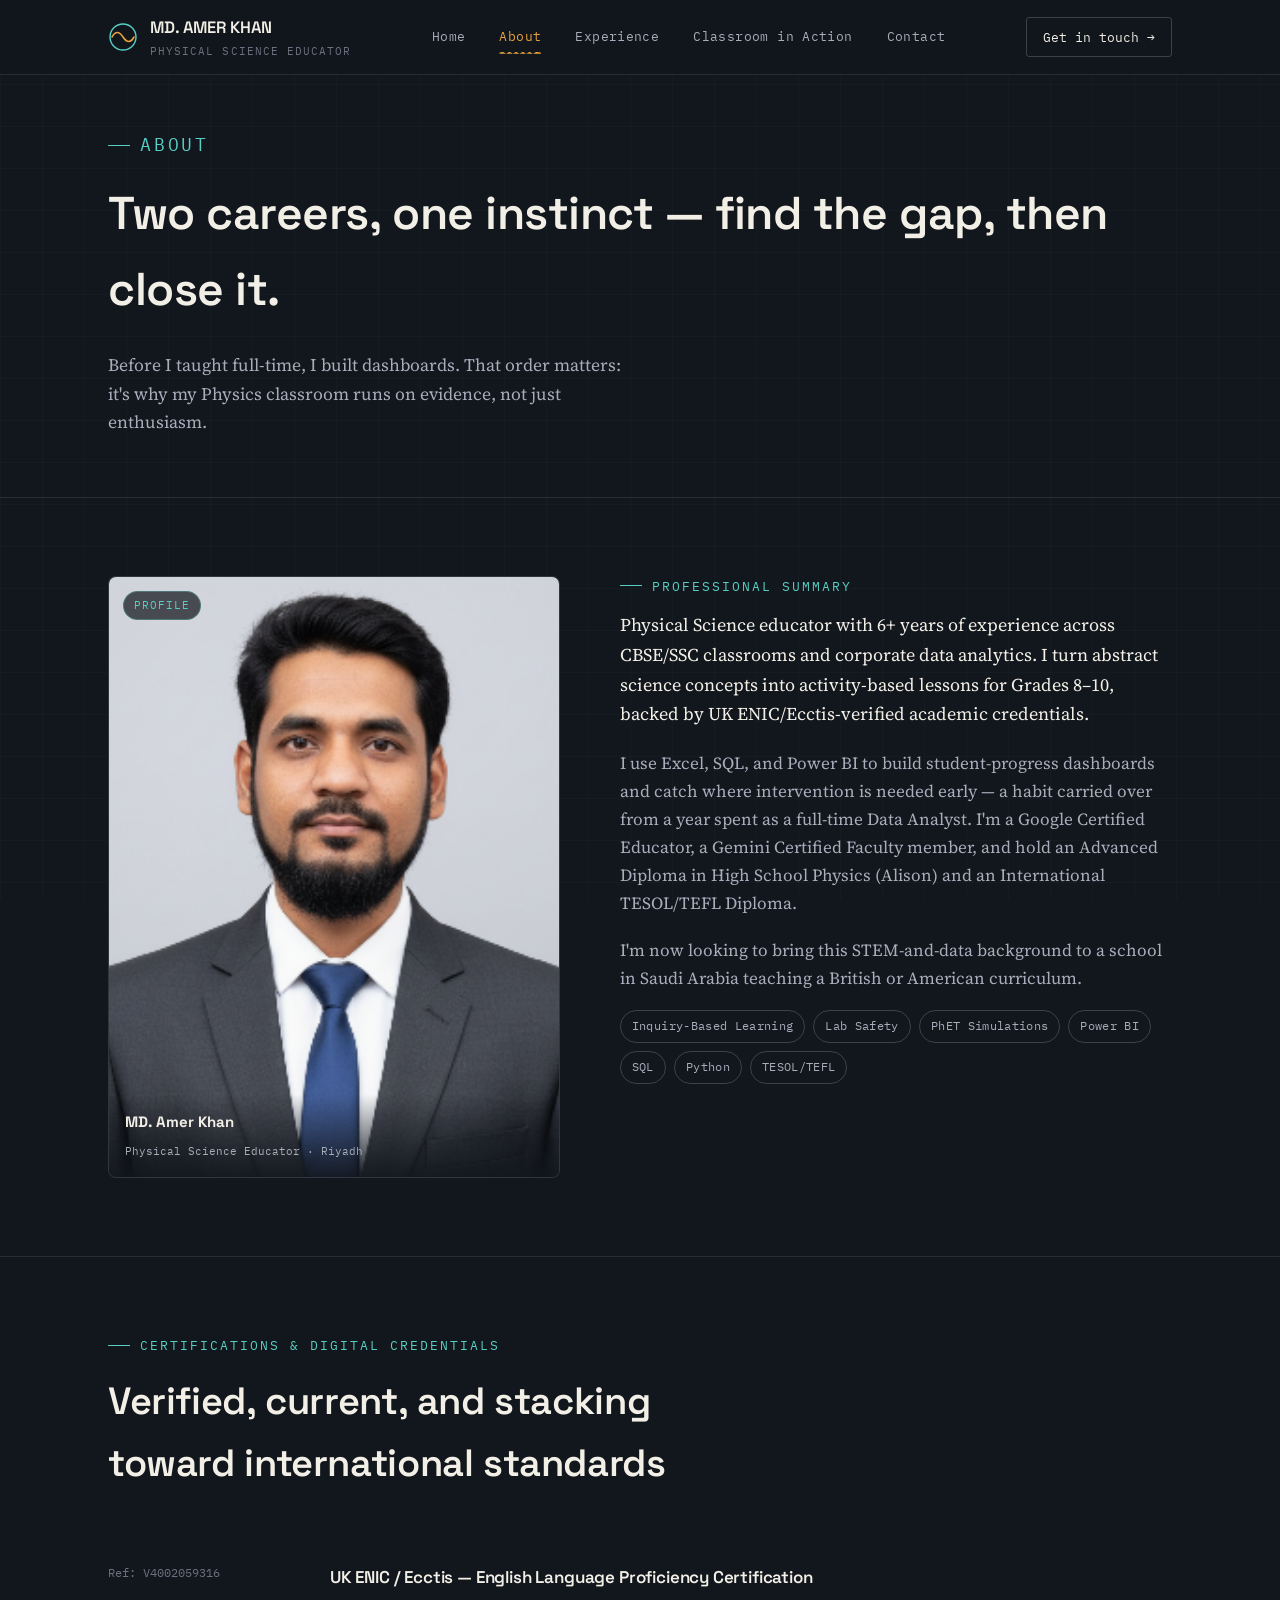
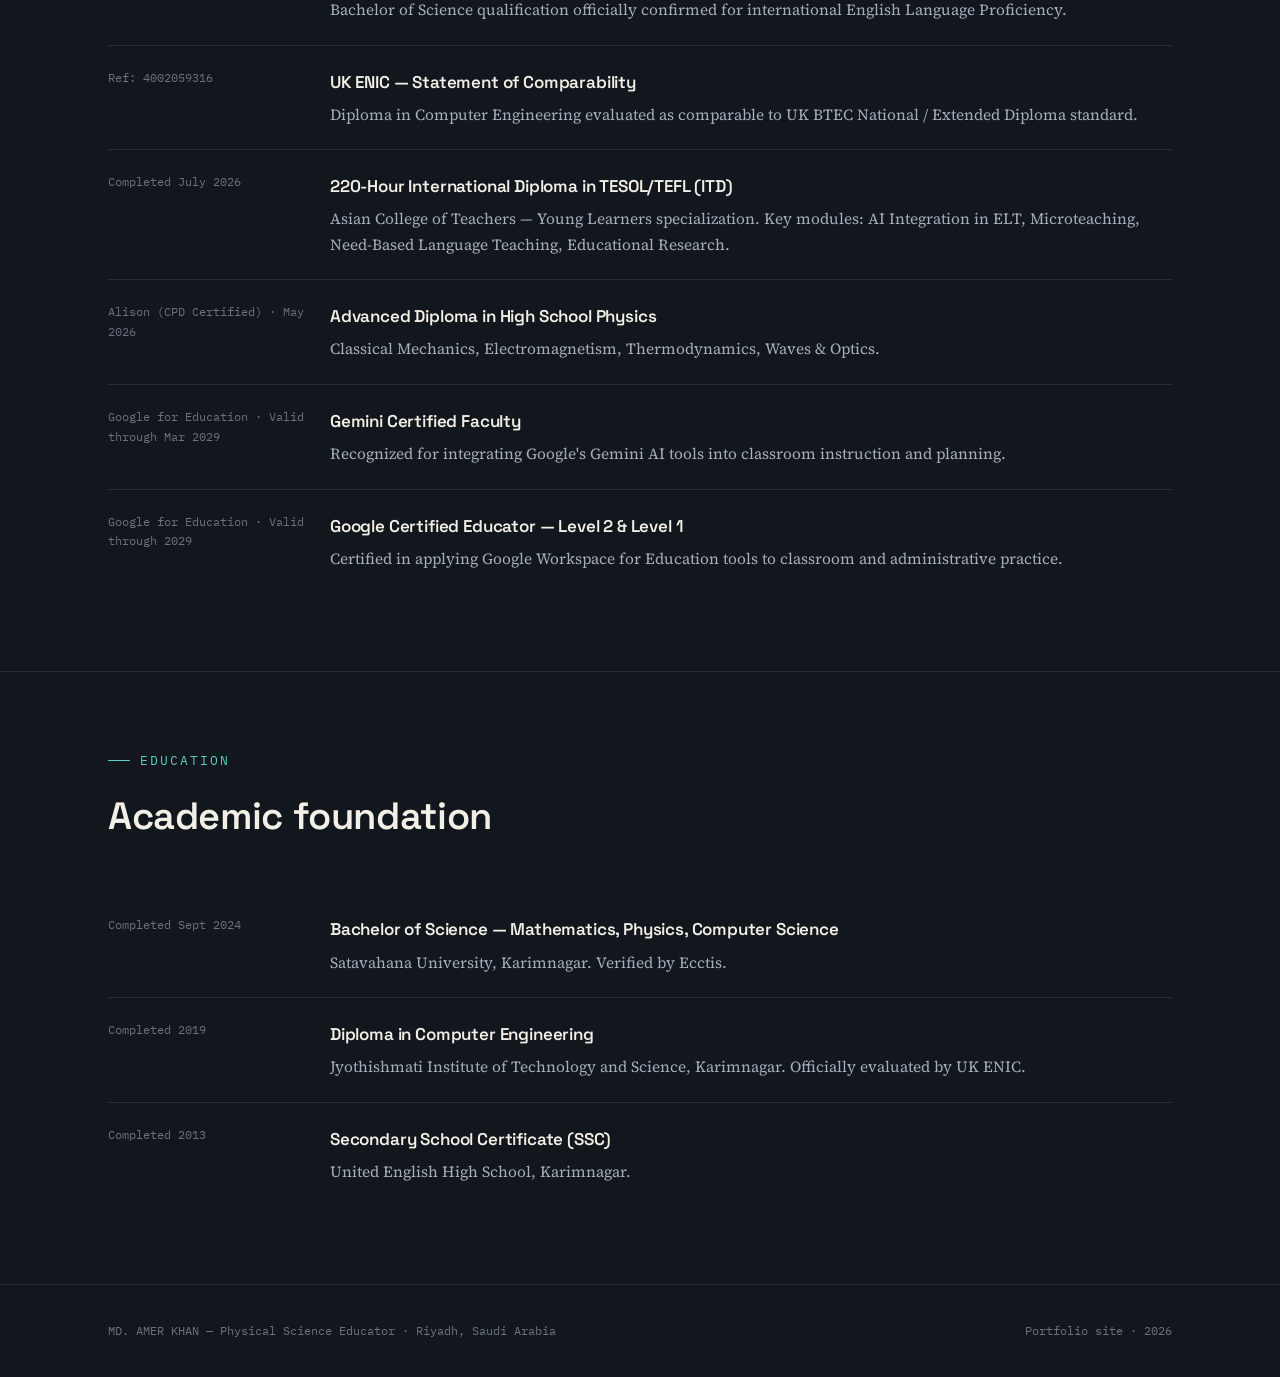
<file: about.html>
<!DOCTYPE html>
<html lang="en">
<head>
<meta charset="UTF-8">
<meta name="viewport" content="width=device-width, initial-scale=1.0">
<title>About — MD. Amer Khan</title>
<link rel="preconnect" href="https://fonts.googleapis.com">
<link href="https://fonts.googleapis.com/css2?family=Space+Grotesk:wght@500;600;700&family=Source+Serif+4:opsz,wght@8..60,400;8..60,600&family=IBM+Plex+Mono:wght@400;500&display=swap" rel="stylesheet">
<link rel="stylesheet" href="style.css">
</head>
<body>

<nav class="site-nav">
  <div class="nav-inner">
    <a href="index.html" class="brand">
      <svg class="brand-mark" viewBox="0 0 30 30" fill="none"><circle cx="15" cy="15" r="13" stroke="#57cfc4" stroke-width="1.4"/><path d="M4 15 Q9 6 15 15 T26 15" stroke="#e8a33d" stroke-width="1.6" fill="none" stroke-linecap="round"/></svg>
      <span>MD. AMER KHAN<small>Physical Science Educator</small></span>
    </a>
    <button class="nav-toggle" aria-label="Menu"><span></span><span></span><span></span></button>
    <div class="nav-links">
      <a href="index.html">Home</a>
      <a href="about.html">About</a>
      <a href="experience.html">Experience</a>
      <a href="gallery.html">Classroom in Action</a>
      <a href="contact.html">Contact</a>
    </div>
    <a href="contact.html" class="nav-cta">Get in touch →</a>
  </div>
</nav>

<header class="page-header">
  <div class="container">
    <p class="eyebrow">About</p>
    <h1>Two careers, one instinct — find the gap, then close it.</h1>
    <p>Before I taught full-time, I built dashboards. That order matters: it's why my Physics classroom runs on evidence, not just enthusiasm.</p>
  </div>
</header>

<section>
  <div class="container split reveal">
    <div class="portrait-frame" style="aspect-ratio:3/4;">
      <span class="portrait-tag">Profile</span>
      <img src="amer-khan-photo.png" alt="MD. Amer Khan, Physical Science Educator">
      <div class="portrait-caption">
        <b>MD. Amer Khan</b>
        <span>Physical Science Educator · Riyadh</span>
      </div>
    </div>
    <div>
      <p class="eyebrow">Professional summary</p>
      <p style="font-size:18px;color:var(--chalk);">Physical Science educator with 6+ years of experience across CBSE/SSC classrooms and corporate data analytics. I turn abstract science concepts into activity-based lessons for Grades 8–10, backed by UK ENIC/Ecctis-verified academic credentials.</p>
      <p>I use Excel, SQL, and Power BI to build student-progress dashboards and catch where intervention is needed early — a habit carried over from a year spent as a full-time Data Analyst. I'm a Google Certified Educator, a Gemini Certified Faculty member, and hold an Advanced Diploma in High School Physics (Alison) and an International TESOL/TEFL Diploma.</p>
      <p>I'm now looking to bring this STEM-and-data background to a school in Saudi Arabia teaching a British or American curriculum.</p>
      <div class="tags">
        <span class="tag">Inquiry-Based Learning</span>
        <span class="tag">Lab Safety</span>
        <span class="tag">PhET Simulations</span>
        <span class="tag">Power BI</span>
        <span class="tag">SQL</span>
        <span class="tag">Python</span>
        <span class="tag">TESOL/TEFL</span>
      </div>
    </div>
  </div>
</section>

<hr class="divider">

<section>
  <div class="container reveal">
    <div class="section-head">
      <p class="eyebrow">Certifications & digital credentials</p>
      <h2>Verified, current, and stacking toward international standards</h2>
    </div>

    <div class="cred-row">
      <div class="cred-meta">Ref: V4002059316</div>
      <div>
        <h4>UK ENIC / Ecctis — English Language Proficiency Certification</h4>
        <p>Bachelor of Science qualification officially confirmed for international English Language Proficiency.</p>
      </div>
    </div>
    <div class="cred-row">
      <div class="cred-meta">Ref: 4002059316</div>
      <div>
        <h4>UK ENIC — Statement of Comparability</h4>
        <p>Diploma in Computer Engineering evaluated as comparable to UK BTEC National / Extended Diploma standard.</p>
      </div>
    </div>
    <div class="cred-row">
      <div class="cred-meta">Completed July 2026</div>
      <div>
        <h4>220-Hour International Diploma in TESOL/TEFL (ITD)</h4>
        <p>Asian College of Teachers — Young Learners specialization. Key modules: AI Integration in ELT, Microteaching, Need-Based Language Teaching, Educational Research.</p>
      </div>
    </div>
    <div class="cred-row">
      <div class="cred-meta">Alison (CPD Certified) · May 2026</div>
      <div>
        <h4>Advanced Diploma in High School Physics</h4>
        <p>Classical Mechanics, Electromagnetism, Thermodynamics, Waves & Optics.</p>
      </div>
    </div>
    <div class="cred-row">
      <div class="cred-meta">Google for Education · Valid through Mar 2029</div>
      <div>
        <h4>Gemini Certified Faculty</h4>
        <p>Recognized for integrating Google's Gemini AI tools into classroom instruction and planning.</p>
      </div>
    </div>
    <div class="cred-row">
      <div class="cred-meta">Google for Education · Valid through 2029</div>
      <div>
        <h4>Google Certified Educator — Level 2 & Level 1</h4>
        <p>Certified in applying Google Workspace for Education tools to classroom and administrative practice.</p>
      </div>
    </div>
  </div>
</section>

<hr class="divider">

<section>
  <div class="container reveal">
    <div class="section-head">
      <p class="eyebrow">Education</p>
      <h2>Academic foundation</h2>
    </div>
    <div class="cred-row">
      <div class="cred-meta">Completed Sept 2024</div>
      <div>
        <h4>Bachelor of Science — Mathematics, Physics, Computer Science</h4>
        <p>Satavahana University, Karimnagar. Verified by Ecctis.</p>
      </div>
    </div>
    <div class="cred-row">
      <div class="cred-meta">Completed 2019</div>
      <div>
        <h4>Diploma in Computer Engineering</h4>
        <p>Jyothishmati Institute of Technology and Science, Karimnagar. Officially evaluated by UK ENIC.</p>
      </div>
    </div>
    <div class="cred-row">
      <div class="cred-meta">Completed 2013</div>
      <div>
        <h4>Secondary School Certificate (SSC)</h4>
        <p>United English High School, Karimnagar.</p>
      </div>
    </div>
  </div>
</section>

<footer>
  <div class="container footer-inner">
    <p>MD. AMER KHAN — Physical Science Educator · Riyadh, Saudi Arabia</p>
    <p>Portfolio site · 2026</p>
  </div>
</footer>

<script src="script.js"></script>
</body>
</html>
</file>
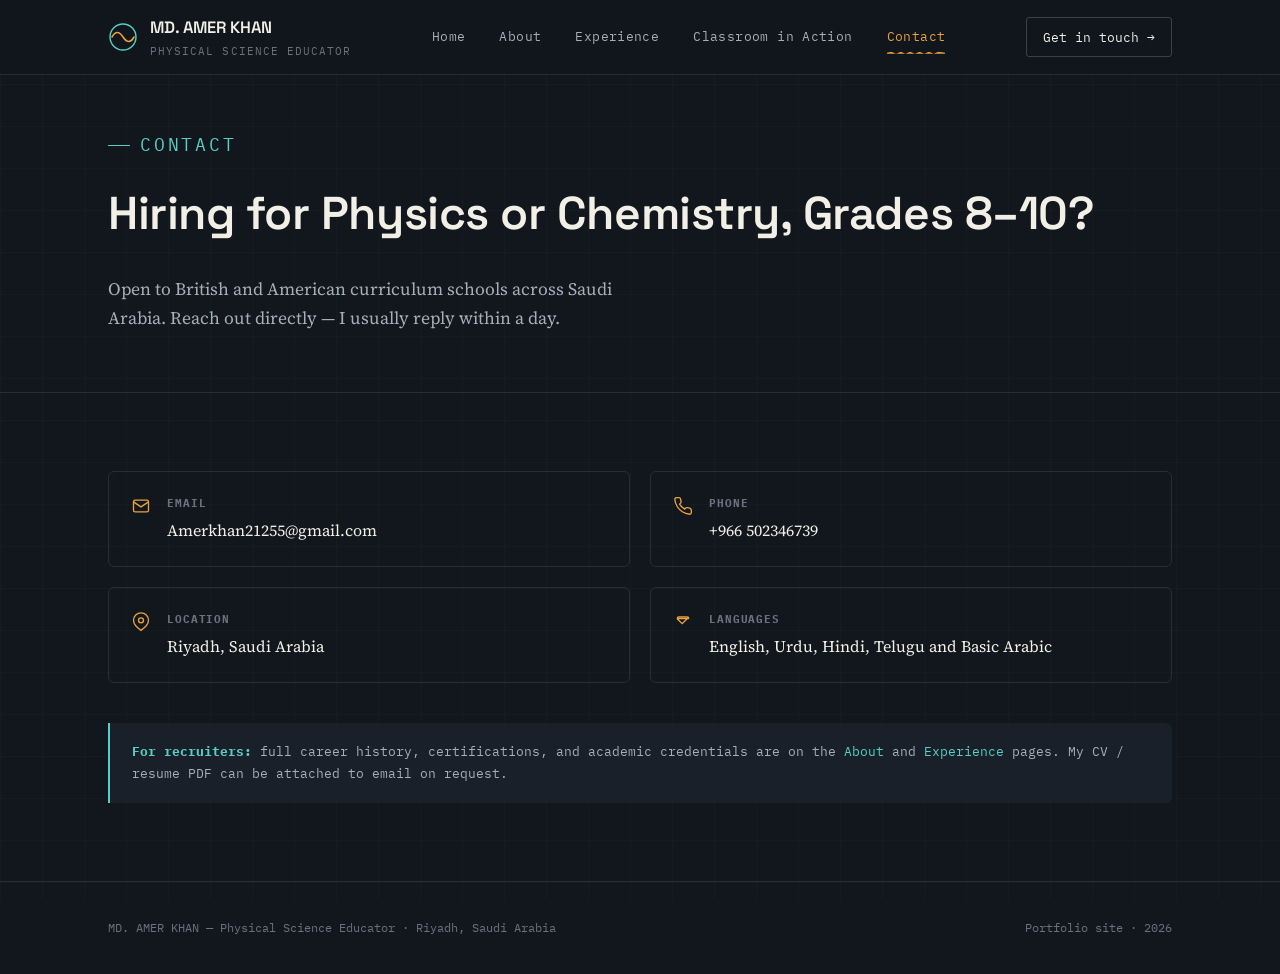
<file: contact.html>
<!DOCTYPE html>
<html lang="en">
<head>
<meta charset="UTF-8">
<meta name="viewport" content="width=device-width, initial-scale=1.0">
<title>Contact — MD. Amer Khan</title>
<link rel="preconnect" href="https://fonts.googleapis.com">
<link href="https://fonts.googleapis.com/css2?family=Space+Grotesk:wght@500;600;700&family=Source+Serif+4:opsz,wght@8..60,400;8..60,600&family=IBM+Plex+Mono:wght@400;500&display=swap" rel="stylesheet">
<link rel="stylesheet" href="style.css">
</head>
<body>

<nav class="site-nav">
  <div class="nav-inner">
    <a href="index.html" class="brand">
      <svg class="brand-mark" viewBox="0 0 30 30" fill="none"><circle cx="15" cy="15" r="13" stroke="#57cfc4" stroke-width="1.4"/><path d="M4 15 Q9 6 15 15 T26 15" stroke="#e8a33d" stroke-width="1.6" fill="none" stroke-linecap="round"/></svg>
      <span>MD. AMER KHAN<small>Physical Science Educator</small></span>
    </a>
    <button class="nav-toggle" aria-label="Menu"><span></span><span></span><span></span></button>
    <div class="nav-links">
      <a href="index.html">Home</a>
      <a href="about.html">About</a>
      <a href="experience.html">Experience</a>
      <a href="gallery.html">Classroom in Action</a>
      <a href="contact.html">Contact</a>
    </div>
    <a href="contact.html" class="nav-cta">Get in touch →</a>
  </div>
</nav>

<header class="page-header">
  <div class="container">
    <p class="eyebrow">Contact</p>
    <h1>Hiring for Physics or Chemistry, Grades 8–10?</h1>
    <p>Open to British and American curriculum schools across Saudi Arabia. Reach out directly — I usually reply within a day.</p>
  </div>
</header>

<section>
  <div class="container reveal">
    <div class="contact-grid" style="margin-bottom:40px;">

      <div class="contact-item">
        <svg viewBox="0 0 24 24" fill="none" stroke="currentColor" stroke-width="1.6"><rect x="3" y="5" width="18" height="14" rx="2"/><path d="M3 7l9 6 9-6"/></svg>
        <div>
          <b>Email</b>
          <a href="mailto:Amerkhan21255@gmail.com">Amerkhan21255@gmail.com</a>
        </div>
      </div>

      <div class="contact-item">
        <svg viewBox="0 0 24 24" fill="none" stroke="currentColor" stroke-width="1.6"><path d="M22 16.9v3a2 2 0 0 1-2.2 2 19.8 19.8 0 0 1-8.6-3 19.5 19.5 0 0 1-6-6 19.8 19.8 0 0 1-3-8.7A2 2 0 0 1 4.1 2h3a2 2 0 0 1 2 1.7c.1.9.3 1.8.6 2.7a2 2 0 0 1-.5 2.1L8 9.7a16 16 0 0 0 6 6l1.2-1.2a2 2 0 0 1 2.1-.5c.9.3 1.8.5 2.7.6a2 2 0 0 1 1.7 2z"/></svg>
        <div>
          <b>Phone</b>
          <a href="tel:+966 502346739">+966 502346739</a>
        </div>
      </div>

      <div class="contact-item">
        <svg viewBox="0 0 24 24" fill="none" stroke="currentColor" stroke-width="1.6"><path d="M21 10c0 6-9 12-9 12s-9-6-9-12a9 9 0 0 1 18 0z"/><circle cx="12" cy="10" r="3"/></svg>
        <div>
          <b>Location</b>
          <span>Riyadh, Saudi Arabia</span>
        </div>
      </div>

      <div class="contact-item">
        <svg viewBox="0 0 24 24" fill="none" stroke="currentColor" stroke-width="1.6"><path d="M5 8l6 6 6-6M5 8h14M5 8a2 2 0 0 1 2-2h10a2 2 0 0 1 2 2"/></svg>
        <div>
          <b>Languages</b>
          <span>English, Urdu, Hindi, Telugu and Basic Arabic</span>
        </div>
      </div>

    </div>

    <div class="note">
      <b>For recruiters:</b> full career history, certifications, and academic credentials are on the <a href="about.html" style="color:var(--cyan);">About</a> and <a href="experience.html" style="color:var(--cyan);">Experience</a> pages. My CV / resume PDF can be attached to email on request.
    </div>
  </div>
</section>

<footer>
  <div class="container footer-inner">
    <p>MD. AMER KHAN — Physical Science Educator · Riyadh, Saudi Arabia</p>
    <p>Portfolio site · 2026</p>
  </div>
</footer>

<script src="script.js"></script>
</body>
</html>
</file>
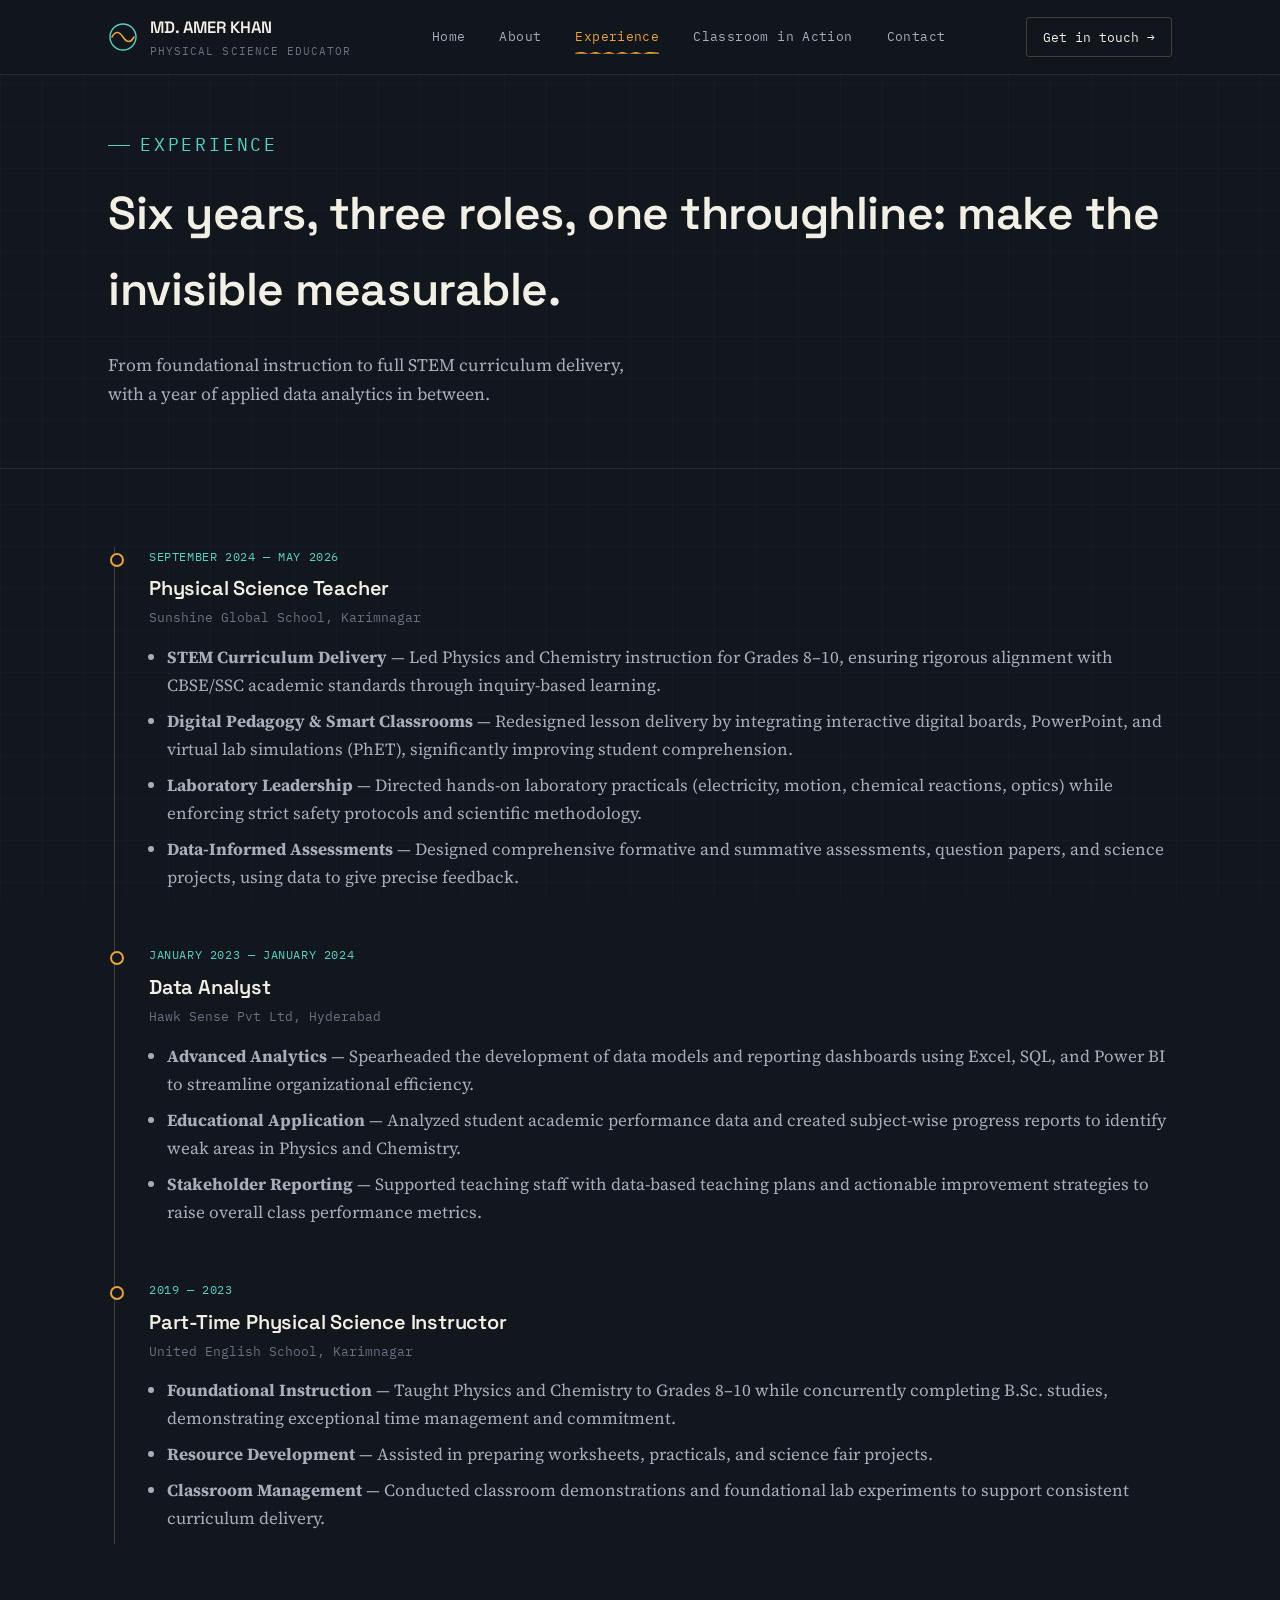
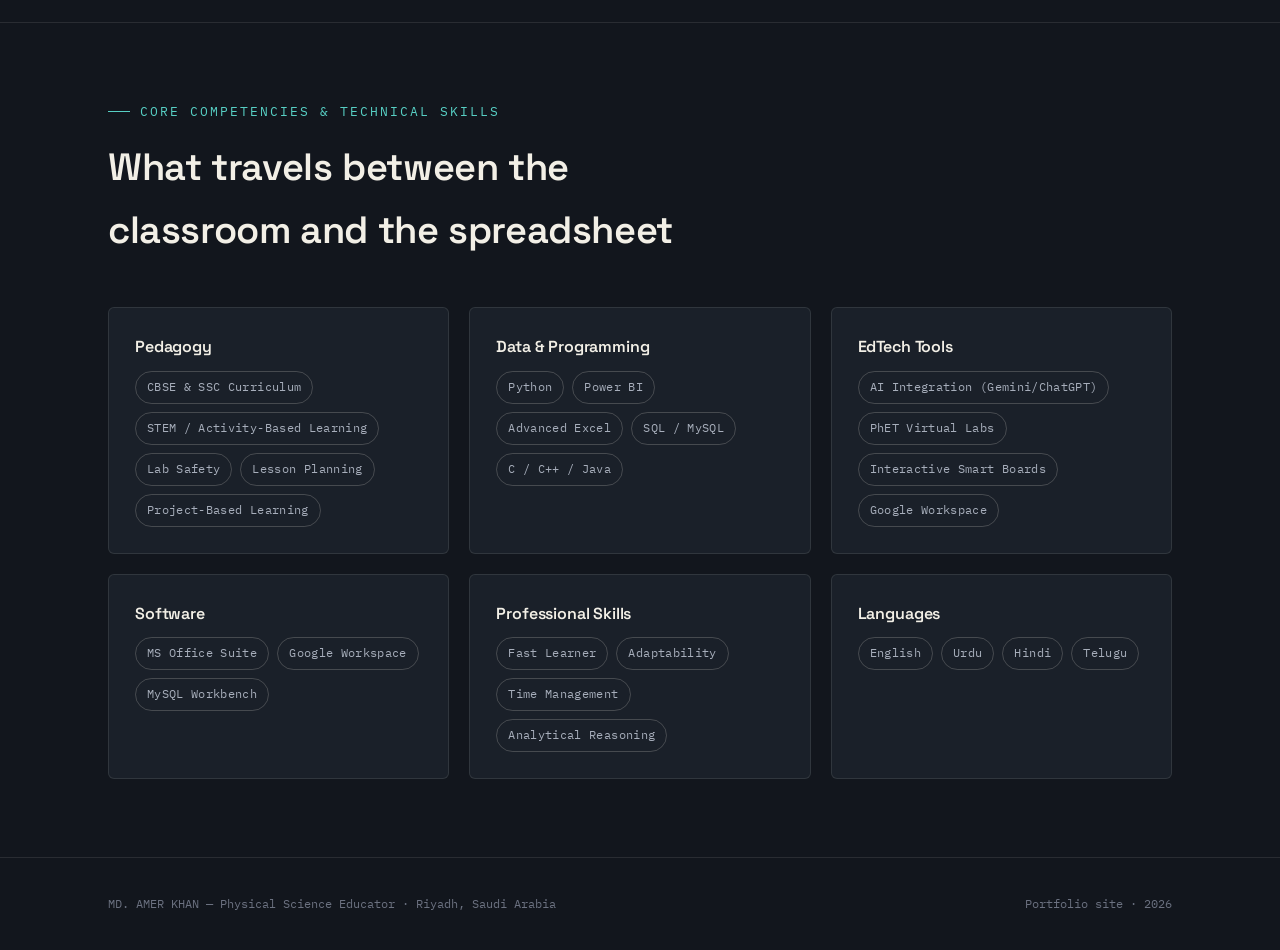
<file: experience.html>
<!DOCTYPE html>
<html lang="en">
<head>
<meta charset="UTF-8">
<meta name="viewport" content="width=device-width, initial-scale=1.0">
<title>Experience — MD. Amer Khan</title>
<link rel="preconnect" href="https://fonts.googleapis.com">
<link href="https://fonts.googleapis.com/css2?family=Space+Grotesk:wght@500;600;700&family=Source+Serif+4:opsz,wght@8..60,400;8..60,600&family=IBM+Plex+Mono:wght@400;500&display=swap" rel="stylesheet">
<link rel="stylesheet" href="style.css">
</head>
<body>

<nav class="site-nav">
  <div class="nav-inner">
    <a href="index.html" class="brand">
      <svg class="brand-mark" viewBox="0 0 30 30" fill="none"><circle cx="15" cy="15" r="13" stroke="#57cfc4" stroke-width="1.4"/><path d="M4 15 Q9 6 15 15 T26 15" stroke="#e8a33d" stroke-width="1.6" fill="none" stroke-linecap="round"/></svg>
      <span>MD. AMER KHAN<small>Physical Science Educator</small></span>
    </a>
    <button class="nav-toggle" aria-label="Menu"><span></span><span></span><span></span></button>
    <div class="nav-links">
      <a href="index.html">Home</a>
      <a href="about.html">About</a>
      <a href="experience.html">Experience</a>
      <a href="gallery.html">Classroom in Action</a>
      <a href="contact.html">Contact</a>
    </div>
    <a href="contact.html" class="nav-cta">Get in touch →</a>
  </div>
</nav>

<header class="page-header">
  <div class="container">
    <p class="eyebrow">Experience</p>
    <h1>Six years, three roles, one throughline: make the invisible measurable.</h1>
    <p>From foundational instruction to full STEM curriculum delivery, with a year of applied data analytics in between.</p>
  </div>
</header>

<section>
  <div class="container reveal">
    <div class="timeline">

      <div class="tl-item">
        <span class="tl-date">SEPTEMBER 2024 — MAY 2026</span>
        <h3>Physical Science Teacher</h3>
        <span class="tl-org">Sunshine Global School, Karimnagar</span>
        <ul>
          <li><b>STEM Curriculum Delivery</b> — Led Physics and Chemistry instruction for Grades 8–10, ensuring rigorous alignment with CBSE/SSC academic standards through inquiry-based learning.</li>
          <li><b>Digital Pedagogy & Smart Classrooms</b> — Redesigned lesson delivery by integrating interactive digital boards, PowerPoint, and virtual lab simulations (PhET), significantly improving student comprehension.</li>
          <li><b>Laboratory Leadership</b> — Directed hands-on laboratory practicals (electricity, motion, chemical reactions, optics) while enforcing strict safety protocols and scientific methodology.</li>
          <li><b>Data-Informed Assessments</b> — Designed comprehensive formative and summative assessments, question papers, and science projects, using data to give precise feedback.</li>
        </ul>
      </div>

      <div class="tl-item">
        <span class="tl-date">JANUARY 2023 — JANUARY 2024</span>
        <h3>Data Analyst</h3>
        <span class="tl-org">Hawk Sense Pvt Ltd, Hyderabad</span>
        <ul>
          <li><b>Advanced Analytics</b> — Spearheaded the development of data models and reporting dashboards using Excel, SQL, and Power BI to streamline organizational efficiency.</li>
          <li><b>Educational Application</b> — Analyzed student academic performance data and created subject-wise progress reports to identify weak areas in Physics and Chemistry.</li>
          <li><b>Stakeholder Reporting</b> — Supported teaching staff with data-based teaching plans and actionable improvement strategies to raise overall class performance metrics.</li>
        </ul>
      </div>

      <div class="tl-item">
        <span class="tl-date">2019 — 2023</span>
        <h3>Part-Time Physical Science Instructor</h3>
        <span class="tl-org">United English School, Karimnagar</span>
        <ul>
          <li><b>Foundational Instruction</b> — Taught Physics and Chemistry to Grades 8–10 while concurrently completing B.Sc. studies, demonstrating exceptional time management and commitment.</li>
          <li><b>Resource Development</b> — Assisted in preparing worksheets, practicals, and science fair projects.</li>
          <li><b>Classroom Management</b> — Conducted classroom demonstrations and foundational lab experiments to support consistent curriculum delivery.</li>
        </ul>
      </div>

    </div>
  </div>
</section>

<hr class="divider">

<section>
  <div class="container reveal">
    <div class="section-head">
      <p class="eyebrow">Core competencies & technical skills</p>
      <h2>What travels between the classroom and the spreadsheet</h2>
    </div>
    <div class="card-grid">
      <div class="card">
        <h4 style="font-size:16px;margin-bottom:10px;">Pedagogy</h4>
        <div class="tags">
          <span class="tag">CBSE & SSC Curriculum</span>
          <span class="tag">STEM / Activity-Based Learning</span>
          <span class="tag">Lab Safety</span>
          <span class="tag">Lesson Planning</span>
          <span class="tag">Project-Based Learning</span>
        </div>
      </div>
      <div class="card">
        <h4 style="font-size:16px;margin-bottom:10px;">Data & Programming</h4>
        <div class="tags">
          <span class="tag">Python</span>
          <span class="tag">Power BI</span>
          <span class="tag">Advanced Excel</span>
          <span class="tag">SQL / MySQL</span>
          <span class="tag">C / C++ / Java</span>
        </div>
      </div>
      <div class="card">
        <h4 style="font-size:16px;margin-bottom:10px;">EdTech Tools</h4>
        <div class="tags">
          <span class="tag">AI Integration (Gemini/ChatGPT)</span>
          <span class="tag">PhET Virtual Labs</span>
          <span class="tag">Interactive Smart Boards</span>
          <span class="tag">Google Workspace</span>
        </div>
      </div>
      <div class="card">
        <h4 style="font-size:16px;margin-bottom:10px;">Software</h4>
        <div class="tags">
          <span class="tag">MS Office Suite</span>
          <span class="tag">Google Workspace</span>
          <span class="tag">MySQL Workbench</span>
        </div>
      </div>
      <div class="card">
        <h4 style="font-size:16px;margin-bottom:10px;">Professional Skills</h4>
        <div class="tags">
          <span class="tag">Fast Learner</span>
          <span class="tag">Adaptability</span>
          <span class="tag">Time Management</span>
          <span class="tag">Analytical Reasoning</span>
        </div>
      </div>
      <div class="card">
        <h4 style="font-size:16px;margin-bottom:10px;">Languages</h4>
        <div class="tags">
          <span class="tag">English</span>
          <span class="tag">Urdu</span>
          <span class="tag">Hindi</span>
          <span class="tag">Telugu</span>
        </div>
      </div>
    </div>
  </div>
</section>

<footer>
  <div class="container footer-inner">
    <p>MD. AMER KHAN — Physical Science Educator · Riyadh, Saudi Arabia</p>
    <p>Portfolio site · 2026</p>
  </div>
</footer>

<script src="script.js"></script>
</body>
</html>
</file>
<file: style.css>
/* ============================================================
   MD. AMER KHAN — Physical Science Educator Portfolio
   Design language: "Signal & Chalkboard"
   ============================================================ */

:root{
  --bg: #12161d;
  --bg-panel: #1a2029;
  --bg-panel-2: #1f2632;
  --chalk: #f2efe6;
  --chalk-dim: #a7aebb;
  --chalk-faint: #6b7180;
  --amber: #e8a33d;
  --amber-dim: #b9812f;
  --cyan: #57cfc4;
  --rule: rgba(242,239,230,0.10);
  --rule-strong: rgba(242,239,230,0.20);
  --grid-line: rgba(87,207,196,0.07);

  --font-display: "Space Grotesk", "Segoe UI", sans-serif;
  --font-body: "Source Serif 4", Georgia, serif;
  --font-mono: "IBM Plex Mono", "Courier New", monospace;

  --maxw: 1120px;
}

*{box-sizing:border-box;}
html{scroll-behavior:smooth;}
body{
  margin:0;
  background:var(--bg);
  color:var(--chalk);
  font-family:var(--font-body);
  font-size:17px;
  line-height:1.65;
  -webkit-font-smoothing:antialiased;
}

/* faint oscilloscope graph-paper texture across the whole site */
body::before{
  content:"";
  position:fixed;
  inset:0;
  pointer-events:none;
  z-index:0;
  background-image:
    linear-gradient(var(--grid-line) 1px, transparent 1px),
    linear-gradient(90deg, var(--grid-line) 1px, transparent 1px);
  background-size:42px 42px;
  opacity:0.5;
}

img{max-width:100%;display:block;}
a{color:inherit;text-decoration:none;}
h1,h2,h3,h4{
  font-family:var(--font-display);
  font-weight:600;
  letter-spacing:-0.01em;
  margin:0 0 .5em 0;
  color:var(--chalk);
}
p{margin:0 0 1.1em 0;color:var(--chalk-dim);}
.container{max-width:var(--maxw);margin:0 auto;padding:0 28px;position:relative;z-index:1;}

.eyebrow{
  font-family:var(--font-mono);
  font-size:12.5px;
  letter-spacing:.16em;
  text-transform:uppercase;
  color:var(--cyan);
  display:flex;
  align-items:center;
  gap:10px;
  margin-bottom:14px;
}
.eyebrow::before{
  content:"";
  width:22px;height:1px;background:var(--cyan);
  display:inline-block;
}

/* ---------------- NAV ---------------- */
.site-nav{
  position:sticky;top:0;z-index:50;
  background:rgba(18,22,29,0.86);
  backdrop-filter:blur(10px);
  border-bottom:1px solid var(--rule);
}
.nav-inner{
  max-width:var(--maxw);margin:0 auto;padding:0 28px;
  height:74px;display:flex;align-items:center;justify-content:space-between;
}
.brand{
  display:flex;align-items:center;gap:12px;
  font-family:var(--font-display);
  font-weight:600;font-size:16.5px;color:var(--chalk);
}
.brand-mark{width:30px;height:30px;flex:none;}
.brand small{
  display:block;font-family:var(--font-mono);font-weight:400;
  font-size:10.5px;letter-spacing:.1em;color:var(--chalk-faint);
  text-transform:uppercase;margin-top:2px;
}
.nav-links{display:flex;align-items:center;gap:6px;}
.nav-links a{
  font-family:var(--font-mono);font-size:13px;letter-spacing:.03em;
  color:var(--chalk-dim);padding:10px 14px;border-radius:3px;
  position:relative;transition:color .2s ease;
}
.nav-links a:hover{color:var(--chalk);}
.nav-links a.active{color:var(--amber);}
.nav-links a.active::after{
  content:"";position:absolute;left:14px;right:14px;bottom:4px;height:2px;
  background:var(--amber);
  clip-path:polygon(0 50%,8% 0,16% 100%,24% 0,32% 100%,40% 0,48% 100%,56% 0,64% 100%,72% 0,80% 100%,88% 0,100% 50%,100% 100%,0 100%);
}
.nav-cta{
  font-family:var(--font-mono);font-size:12.5px;
  border:1px solid var(--rule-strong);padding:9px 16px;border-radius:3px;
  color:var(--chalk);white-space:nowrap;
}
.nav-cta:hover{border-color:var(--amber);color:var(--amber);}
.nav-toggle{display:none;}

@media (max-width:820px){
  .nav-links{
    position:fixed;top:74px;left:0;right:0;
    background:var(--bg-panel);border-bottom:1px solid var(--rule);
    flex-direction:column;align-items:stretch;padding:8px 20px 18px;
    display:none;
  }
  .nav-links.open{display:flex;}
  .nav-links a{padding:12px 4px;border-bottom:1px solid var(--rule);}
  .nav-cta{display:none;}
  .nav-toggle{
    display:flex;flex-direction:column;gap:5px;background:none;border:0;
    cursor:pointer;padding:8px;
  }
  .nav-toggle span{width:22px;height:2px;background:var(--chalk);display:block;}
}

/* ---------------- HERO ---------------- */
.hero{
  padding:96px 0 70px;
  position:relative;
  overflow:hidden;
  border-bottom:1px solid var(--rule);
}
.hero-grid{
  display:grid;grid-template-columns:1.15fr .85fr;gap:56px;align-items:center;
}
@media (max-width:900px){.hero-grid{grid-template-columns:1fr;}}
.hero .eyebrow{margin-bottom:22px;}
.hero h1{
  font-size:clamp(34px,5vw,58px);
  line-height:1.05;
  margin-bottom:22px;
}
.hero h1 em{
  font-style:normal;color:var(--amber);
}
.hero-lede{font-size:18.5px;color:var(--chalk-dim);max-width:52ch;margin-bottom:30px;}
.hero-actions{display:flex;gap:14px;flex-wrap:wrap;margin-bottom:38px;}

.btn{
  font-family:var(--font-mono);font-size:13px;letter-spacing:.03em;
  padding:13px 22px;border-radius:3px;display:inline-flex;align-items:center;gap:8px;
  transition:all .2s ease;
}
.btn-primary{background:var(--amber);color:#1a1408;font-weight:600;}
.btn-primary:hover{background:#f3b558;}
.btn-ghost{border:1px solid var(--rule-strong);color:var(--chalk);}
.btn-ghost:hover{border-color:var(--cyan);color:var(--cyan);}

.hero-stats{display:flex;gap:34px;flex-wrap:wrap;}
.stat b{
  display:block;font-family:var(--font-display);font-size:26px;color:var(--chalk);
}
.stat span{font-family:var(--font-mono);font-size:11.5px;letter-spacing:.08em;
  text-transform:uppercase;color:var(--chalk-faint);}

/* waveform signature */
.waveform-box{
  aspect-ratio:1/1;
  border:1px solid var(--rule);
  border-radius:6px;
  background:
    radial-gradient(circle at 30% 20%, rgba(232,163,61,0.10), transparent 55%),
    var(--bg-panel);
  display:flex;align-items:center;justify-content:center;
  position:relative;
}
.waveform-box svg{width:88%;height:auto;transition:transform .35s ease;}
.wave-path{
  fill:none;stroke:var(--amber);stroke-width:2.4;
  stroke-linecap:round;
  stroke-dasharray:900;
  stroke-dashoffset:900;
  animation:draw 2.6s ease forwards .3s;
}
.wave-path.cyan{stroke:var(--cyan);opacity:.55;animation-delay:.6s;}
@keyframes draw{to{stroke-dashoffset:0;}}
.waveform-box .corner-label{
  position:absolute;bottom:14px;left:16px;
  font-family:var(--font-mono);font-size:10.5px;color:var(--chalk-faint);
  letter-spacing:.08em;
}
.waveform-box .corner-label b{color:var(--cyan);font-weight:400;}

@media (prefers-reduced-motion: reduce){
  .wave-path{animation:none;stroke-dashoffset:0;}
}

/* ---------------- SECTIONS ---------------- */
section{padding:78px 0;position:relative;}
.section-head{max-width:640px;margin-bottom:46px;}
.section-head h2{font-size:clamp(26px,3.4vw,38px);}
.divider{border:0;border-top:1px solid var(--rule);margin:0;}

/* two-col */
.split{display:grid;grid-template-columns:.9fr 1.1fr;gap:60px;}
@media (max-width:880px){.split{grid-template-columns:1fr;}}

/* cards */
.card{
  background:var(--bg-panel);border:1px solid var(--rule);border-radius:6px;padding:26px 26px;
}
.card-grid{display:grid;grid-template-columns:repeat(3,1fr);gap:20px;}
@media (max-width:880px){.card-grid{grid-template-columns:repeat(2,1fr);}}
@media (max-width:560px){.card-grid{grid-template-columns:1fr;}}

/* pill tags */
.tags{display:flex;flex-wrap:wrap;gap:8px;}
.tag{
  font-family:var(--font-mono);font-size:11.5px;letter-spacing:.03em;
  border:1px solid var(--rule-strong);color:var(--chalk-dim);
  padding:6px 11px;border-radius:20px;
}

/* timeline (experience) */
.timeline{border-left:1px solid var(--rule-strong);margin-left:6px;}
.tl-item{position:relative;padding:0 0 46px 34px;}
.tl-item:last-child{padding-bottom:4px;}
.tl-item::before{
  content:"";position:absolute;left:-5.5px;top:6px;width:10px;height:10px;
  background:var(--bg);border:2px solid var(--amber);border-radius:50%;
}
.tl-date{font-family:var(--font-mono);font-size:12px;color:var(--cyan);letter-spacing:.05em;margin-bottom:6px;display:block;}
.tl-item h3{font-size:20px;margin-bottom:2px;}
.tl-org{color:var(--chalk-faint);font-family:var(--font-mono);font-size:13px;margin-bottom:14px;display:block;}
.tl-item ul{margin:0;padding-left:18px;color:var(--chalk-dim);}
.tl-item li{margin-bottom:8px;}

/* certification / education rows */
.cred-row{
  display:grid;grid-template-columns:200px 1fr;gap:22px;
  padding:22px 0;border-bottom:1px solid var(--rule);
}
.cred-row:last-child{border-bottom:0;}
@media (max-width:640px){.cred-row{grid-template-columns:1fr;gap:6px;}}
.cred-meta{font-family:var(--font-mono);font-size:12px;color:var(--chalk-faint);}
.cred-row h4{font-size:17px;margin-bottom:6px;}
.cred-row p{margin:0;font-size:15.5px;}

/* gallery / placeholder tiles */
.gal-grid{display:grid;grid-template-columns:repeat(3,1fr);gap:16px;}
@media (max-width:880px){.gal-grid{grid-template-columns:repeat(2,1fr);}}
@media (max-width:540px){.gal-grid{grid-template-columns:1fr;}}
.gal-tile{
  aspect-ratio:4/3;border:1px solid var(--rule);border-radius:6px;
  background:var(--bg-panel);
  display:flex;flex-direction:column;align-items:center;justify-content:center;
  text-align:center;gap:12px;padding:18px;
  transition:border-color .25s ease, transform .25s ease, box-shadow .25s ease;
}
.gal-tile:hover{
  border-color:var(--amber);
  transform:translateY(-4px);
  box-shadow:0 14px 28px -18px rgba(232,163,61,0.45);
}
.gal-tile svg{width:52px;height:52px;color:var(--cyan);transition:color .25s ease;}
.gal-tile:hover svg{color:var(--amber);}
.gal-tile b{font-family:var(--font-display);font-size:14.5px;color:var(--chalk);}
.gal-tile span{font-family:var(--font-mono);font-size:11px;color:var(--chalk-faint);letter-spacing:.03em;}

.video-tile{
  border:1px solid var(--rule);border-radius:6px;overflow:hidden;background:var(--bg-panel);
  transition:border-color .25s ease, transform .25s ease, box-shadow .25s ease;
}
.video-tile:hover{
  border-color:var(--cyan);
  transform:translateY(-4px);
  box-shadow:0 14px 28px -18px rgba(87,207,196,0.4);
}
.video-thumb{
  aspect-ratio:16/9;background:
    linear-gradient(135deg, var(--bg-panel-2), var(--bg-panel));
  display:flex;align-items:center;justify-content:center;position:relative;
  cursor:pointer;overflow:hidden;
}
.video-thumb img{
  position:absolute;inset:0;width:100%;height:100%;object-fit:cover;
  filter:saturate(.75) brightness(.6);transition:filter .3s ease, transform .4s ease;
}
.video-thumb:hover img{filter:saturate(.95) brightness(.75);transform:scale(1.04);}
.video-thumb iframe{position:absolute;inset:0;width:100%;height:100%;border:0;}
.video-thumb .play{
  position:relative;z-index:2;
  width:52px;height:52px;border-radius:50%;border:1.5px solid var(--amber);
  background:rgba(18,22,29,0.55);
  display:flex;align-items:center;justify-content:center;
  transition:transform .25s ease, background .25s ease;
}
.video-thumb:hover .play{transform:scale(1.08);background:rgba(232,163,61,0.16);}
.video-thumb .play::after{
  content:"";border-style:solid;border-width:8px 0 8px 13px;
  border-color:transparent transparent transparent var(--amber);margin-left:4px;
}
.video-meta{padding:14px 16px;}
.video-meta b{display:block;font-family:var(--font-display);font-size:14.5px;margin-bottom:3px;}
.video-meta span{font-family:var(--font-mono);font-size:11px;color:var(--chalk-faint);}

/* portrait photo frame */
.portrait-frame{
  position:relative;border-radius:8px;overflow:hidden;border:1px solid var(--rule);
  background:var(--bg-panel);
}
.portrait-frame img{width:100%;height:100%;object-fit:cover;display:block;}
.portrait-tag{
  position:absolute;top:14px;left:14px;z-index:2;
  font-family:var(--font-mono);font-size:10.5px;letter-spacing:.1em;text-transform:uppercase;
  color:var(--cyan);background:rgba(18,22,29,0.72);border:1px solid rgba(87,207,196,0.35);
  padding:5px 10px;border-radius:20px;backdrop-filter:blur(4px);
}
.portrait-caption{
  position:absolute;bottom:0;left:0;right:0;z-index:2;padding:16px 16px 14px;
  background:linear-gradient(to top, rgba(18,22,29,0.92), transparent);
}
.portrait-caption b{display:block;font-family:var(--font-display);font-size:15px;color:var(--chalk);}
.portrait-caption span{font-family:var(--font-mono);font-size:11px;color:var(--chalk-dim);}

/* page load fade */
body{opacity:0;animation:pageIn .5s ease forwards;}
@keyframes pageIn{to{opacity:1;}}
@media (prefers-reduced-motion: reduce){
  body{opacity:1;animation:none;}
}

/* note box */
.note{
  border-left:2px solid var(--cyan);background:var(--bg-panel);
  padding:18px 22px;border-radius:0 6px 6px 0;font-family:var(--font-mono);
  font-size:13px;color:var(--chalk-dim);line-height:1.7;
}
.note b{color:var(--cyan);}

/* contact */
.contact-grid{display:grid;grid-template-columns:1fr 1fr;gap:20px;}
@media (max-width:640px){.contact-grid{grid-template-columns:1fr;}}
.contact-item{
  border:1px solid var(--rule);border-radius:6px;padding:22px;
  display:flex;gap:16px;align-items:flex-start;
}
.contact-item svg{width:20px;height:20px;color:var(--amber);flex:none;margin-top:2px;}
.contact-item b{display:block;font-family:var(--font-mono);font-size:11px;letter-spacing:.08em;
  text-transform:uppercase;color:var(--chalk-faint);margin-bottom:4px;}
.contact-item a, .contact-item span{font-size:16px;color:var(--chalk);}

/* footer */
footer{border-top:1px solid var(--rule);padding:36px 0;}
.footer-inner{display:flex;justify-content:space-between;align-items:center;flex-wrap:wrap;gap:14px;}
.footer-inner p{margin:0;font-family:var(--font-mono);font-size:12px;color:var(--chalk-faint);}

/* curriculum badges row */
.curric-row{display:flex;gap:14px;flex-wrap:wrap;margin-top:20px;}
.curric-badge{
  display:flex;align-items:center;gap:10px;border:1px solid var(--rule-strong);
  border-radius:6px;padding:12px 16px;font-family:var(--font-mono);font-size:12.5px;color:var(--chalk-dim);
}
.curric-badge .dot{width:8px;height:8px;border-radius:50%;background:var(--amber);}

.fade-up{animation:fadeUp .7s ease both;}
@keyframes fadeUp{from{opacity:0;transform:translateY(14px);}to{opacity:1;transform:translateY(0);}}

/* page header (non-home) */
.page-header{padding:56px 0 40px;border-bottom:1px solid var(--rule);}
.page-header .eyebrow{margin-bottom:16px;}
.page-header h1{font-size:clamp(30px,4.4vw,46px);}
.page-header p{max-width:58ch;font-size:17.5px;}
</file>
